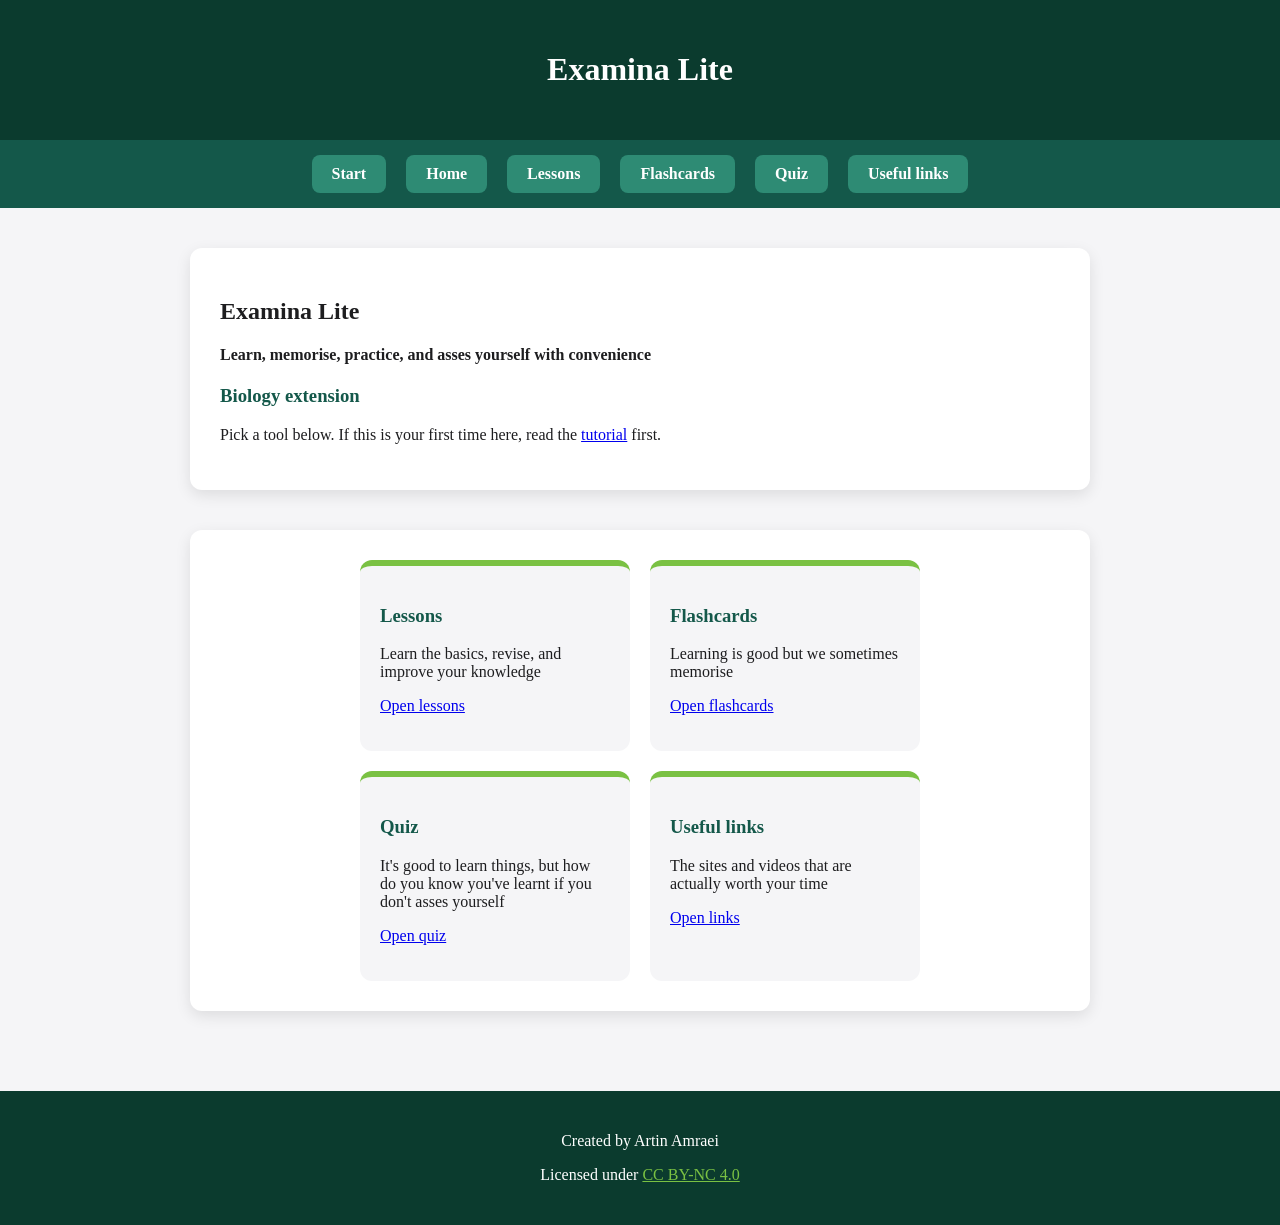
<file: index.html>
<!DOCTYPE html>
<html lang="en">
<head>
<meta charset="UTF-8">
<!-- Useing meta data even with a project that isnt going to be on the web is still a good practice
     As well as setting content width
-->
<meta name="viewport" content="width=device-width, initial-scale=1.0">
<title>Home - Examina Lite</title>
<!-- connecting to styles css as stylesheet -->
<link rel="stylesheet" href="styles.css">
</head>
<body>

<header id="top">
    <h1>Examina Lite</h1>
</header>

<!-- same nav on every page so the user dosent get lost -->
<nav>
    <ul>
        <li><a href="onboarding.html">Start</a></li>
        <li><a href="index.html">Home</a></li>
        <li><a href="lessons.html">Lessons</a></li>
        <li><a href="flashcards.html">Flashcards</a></li>
        <li><a href="quiz.html">Quiz</a></li>
        <li><a href="links.html">Useful links</a></li>
    </ul>
</nav>

<main>
    <section id="welcome">
        <h1>Examina Lite</h1>
        <h4>Learn, memorise, practice, and asses yourself with convenience</h4>
        <h3>Biology extension</h3>
        <p>Pick a tool below. If this is your first time here, read the
           <a href="onboarding.html">tutorial</a> first.</p>
    </section>

    <!-- nav box, flexbox so i can add more tools later -->
    <section id="navbox">
        <ul>
            <li>
                <h3>Lessons</h3>
                <p>Learn the basics, revise, and improve your knowledge</p>
                <p><a href="lessons.html">Open lessons</a></p>
            </li>
            <li>
                <h3>Flashcards</h3>
                <p>Learning is good but we sometimes memorise</p>
                <p><a href="flashcards.html">Open flashcards</a></p>
            </li>
            <li>
                <h3>Quiz</h3>
                <p>It's good to learn things, but how do you know you've learnt if you don't asses yourself</p>
                <p><a href="quiz.html">Open quiz</a></p>
            </li>
            <li>
                <h3>Useful links</h3>
                <p>The sites and videos that are actually worth your time</p>
                <p><a href="links.html">Open links</a></p>
            </li>
        </ul>
    </section>
</main>

<footer>
    <p>Created by Artin Amraei</p>
    <p>Licensed under
       <a href="https://creativecommons.org/licenses/by-nc/4.0/" target="_blank">CC BY-NC 4.0</a></p>
</footer>

</body>
</html>
</file>
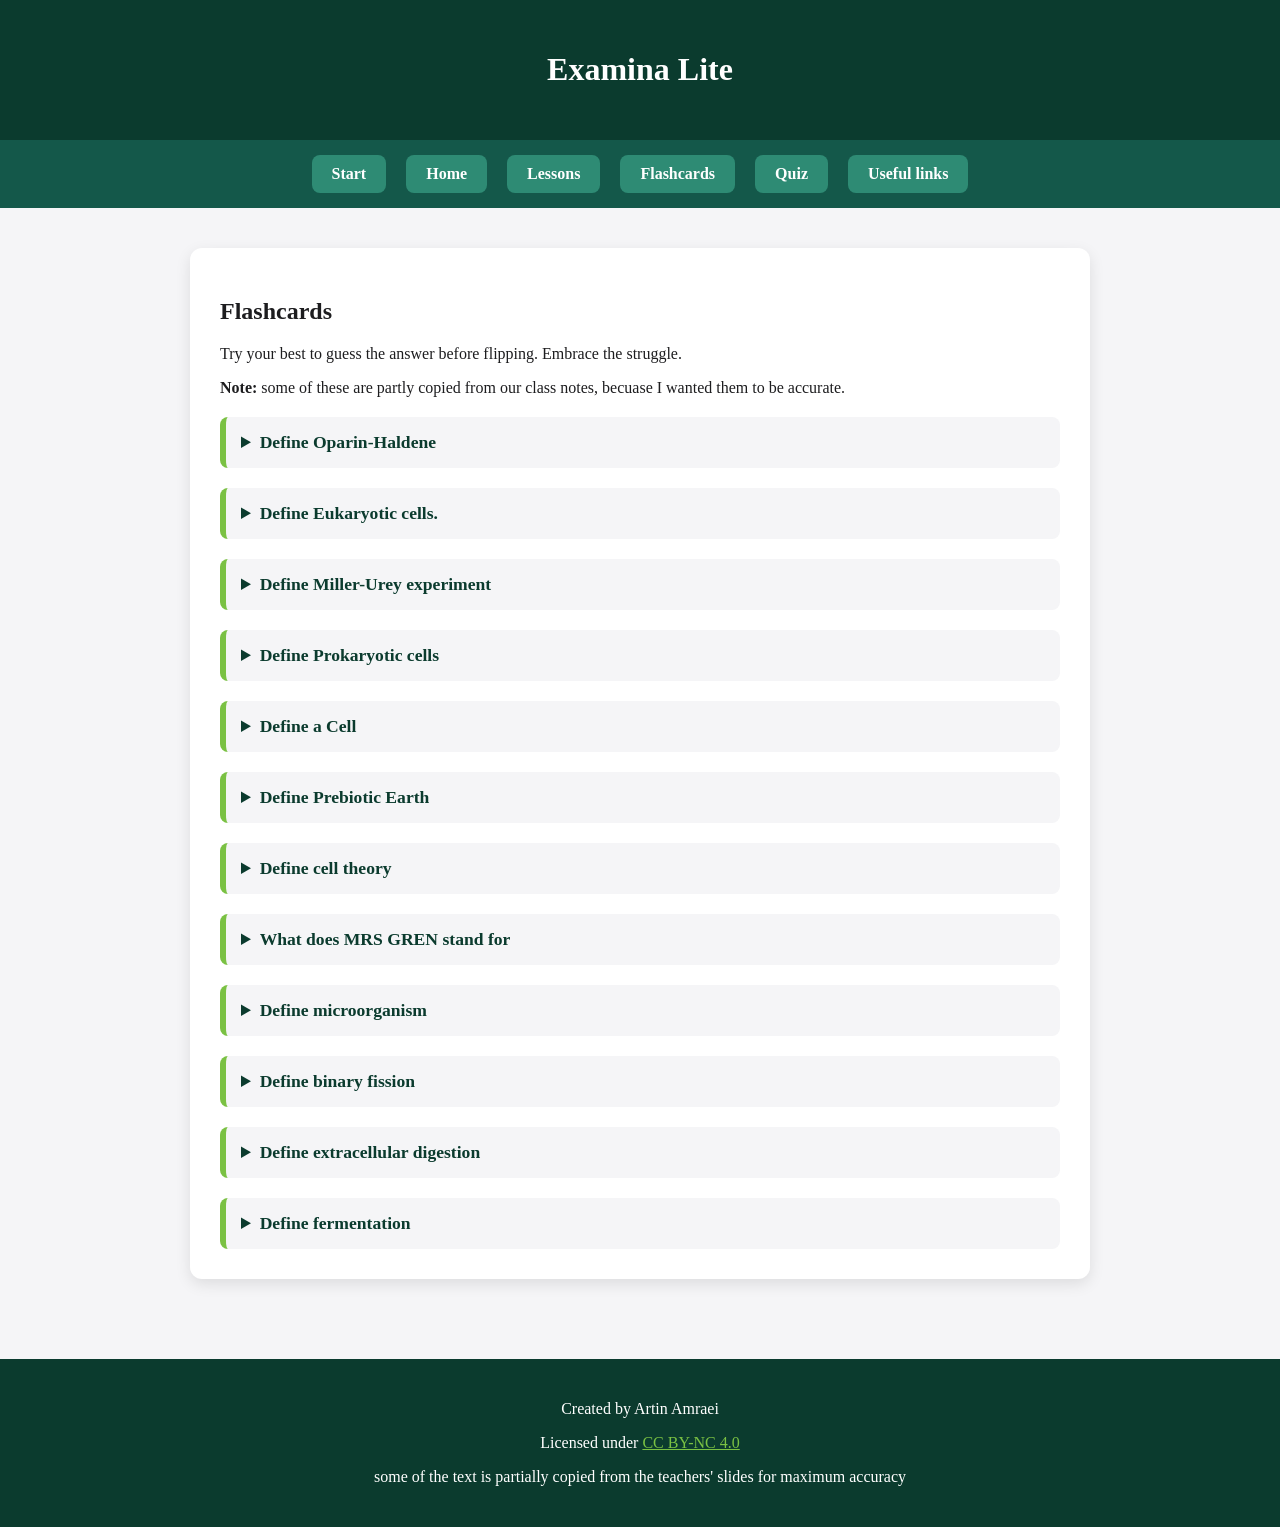
<file: flashcards.html>
<!DOCTYPE html>
<html lang="en">
<head>
<meta charset="UTF-8">
<!-- Useing meta data even with a project that isnt going to be on the web is still a good practice
     As well as setting content width
-->
<meta name="viewport" content="width=device-width, initial-scale=1.0">
<title>Flashcards - Examina Lite</title>
<!-- connecting to styles css as stylesheet -->
<link rel="stylesheet" href="styles.css">
</head>
<body>

<header id="top">
    <h1>Examina Lite</h1>
</header>

<!-- same nav on every page so the user dosent get lost -->
<nav>
    <ul>
        <li><a href="onboarding.html">Start</a></li>
        <li><a href="index.html">Home</a></li>
        <li><a href="lessons.html">Lessons</a></li>
        <li><a href="flashcards.html">Flashcards</a></li>
        <li><a href="quiz.html">Quiz</a></li>
        <li><a href="links.html">Useful links</a></li>
    </ul>
</nav>

<main>
    <section id="flashcard">
        <h1>Flashcards</h1>
        <p>Try your best to guess the answer before flipping. Embrace the struggle.</p>
        <!-- crediting where the definitions came from -->
        <p><strong>Note:</strong> some of these are partly copied from our class notes, becuase I wanted
           them to be accurate.</p>

        <details> <!--Using details to hide the text-->
  <summary>
    Define Oparin-Haldene
</summary>
  <p>
    A hypothesis suggesting that life arose gradually from non-living inorganic molecules, with simple building blocks (like amino acids) forming first, which then combined to make complex polymers.
</p>
</details>
<details> <!--Using details to hide the text-->
  <summary>
    Define Eukaryotic cells.
</summary>
  <p>
Cells that possess a membrane-bound nucleus (containing the
genetic material) and other membrane-bound organelles (like
mitochondria). Fungi, protists, plants, and animals have these cells.</p>
</details>
<details> <!--Using details to hide the text-->
  <summary>
    Define Miller-Urey
experiment
</summary>
  <p>
An experiment carried out in 1952 that simulated the conditions of
the early, prebiotic Earth and successfully produced amino acids
(the building blocks of protein) from inorganic materials.</p>
</details>
<details> <!--Using details to hide the text-->
  <summary>
    Define Prokaryotic cells
</summary>
  <p>
Cells that lack a membrane-bound nucleus and other
membrane-bound organelles. Bacteria are the primary example.</p>
</details>
<details> <!--Using details to hide the text-->
  <summary>
    Define a Cell
</summary>
  <p>
The basic structural, functional, and biological unit of all known
living organisms.</p>
</details>
<details> <!--Using details to hide the text-->
  <summary>
    Define Prebiotic Earth
</summary>
  <p>
The conditions of the early Earth before life arose, generally
characterized by high energy (volcanoes, lightning) and a reducing
atmosphere (lacking free oxygen).</p>
</details>

<!-- new cards i added from the rest of the learning objectives -->
<details> <!--Using details to hide the text-->
  <summary>
    Define cell theory
</summary>
  <p>
All living things are made of cells, the cell is the basic unit of
life, and cells only come from other cells.</p>
</details>
<details> <!--Using details to hide the text-->
  <summary>
    What does MRS GREN stand for
</summary>
  <p>
Movement, Respiration, Sensitivity, Growth, Reproduction, Excretion,
Nutrition. All seven means its alive.</p>
</details>
<details> <!--Using details to hide the text-->
  <summary>
    Define microorganism
</summary>
  <p>
A living thing too small to see without a microscope, like bacteria
and fungi.</p>
</details>
<details> <!--Using details to hide the text-->
  <summary>
    Define binary fission
</summary>
  <p>
How bacteria reproduce. The DNA is copied and the cell splits into two
identical ones. Its asexual so theres no variation.</p>
</details>
<details> <!--Using details to hide the text-->
  <summary>
    Define extracellular digestion
</summary>
  <p>
How bacteria and fungi feed. Enzymes go out onto the food, break it
down outside the cell, then the small bits get absorbed.</p>
</details>
<details> <!--Using details to hide the text-->
  <summary>
    Define fermentation
</summary>
  <p>
Anaerobic respiration in yeast. Glucose breaks down without oxygen and
makes ethanol and carbon dioxide.</p>
</details>
    </section>
</main>

<footer>
    <p>Created by Artin Amraei</p>
    <p>Licensed under
       <a href="https://creativecommons.org/licenses/by-nc/4.0/" target="_blank">CC BY-NC 4.0</a></p>
       <p>some of the text is partially copied from the teachers' slides for maximum accuracy</p>
</footer>

</body>
</html>
</file>
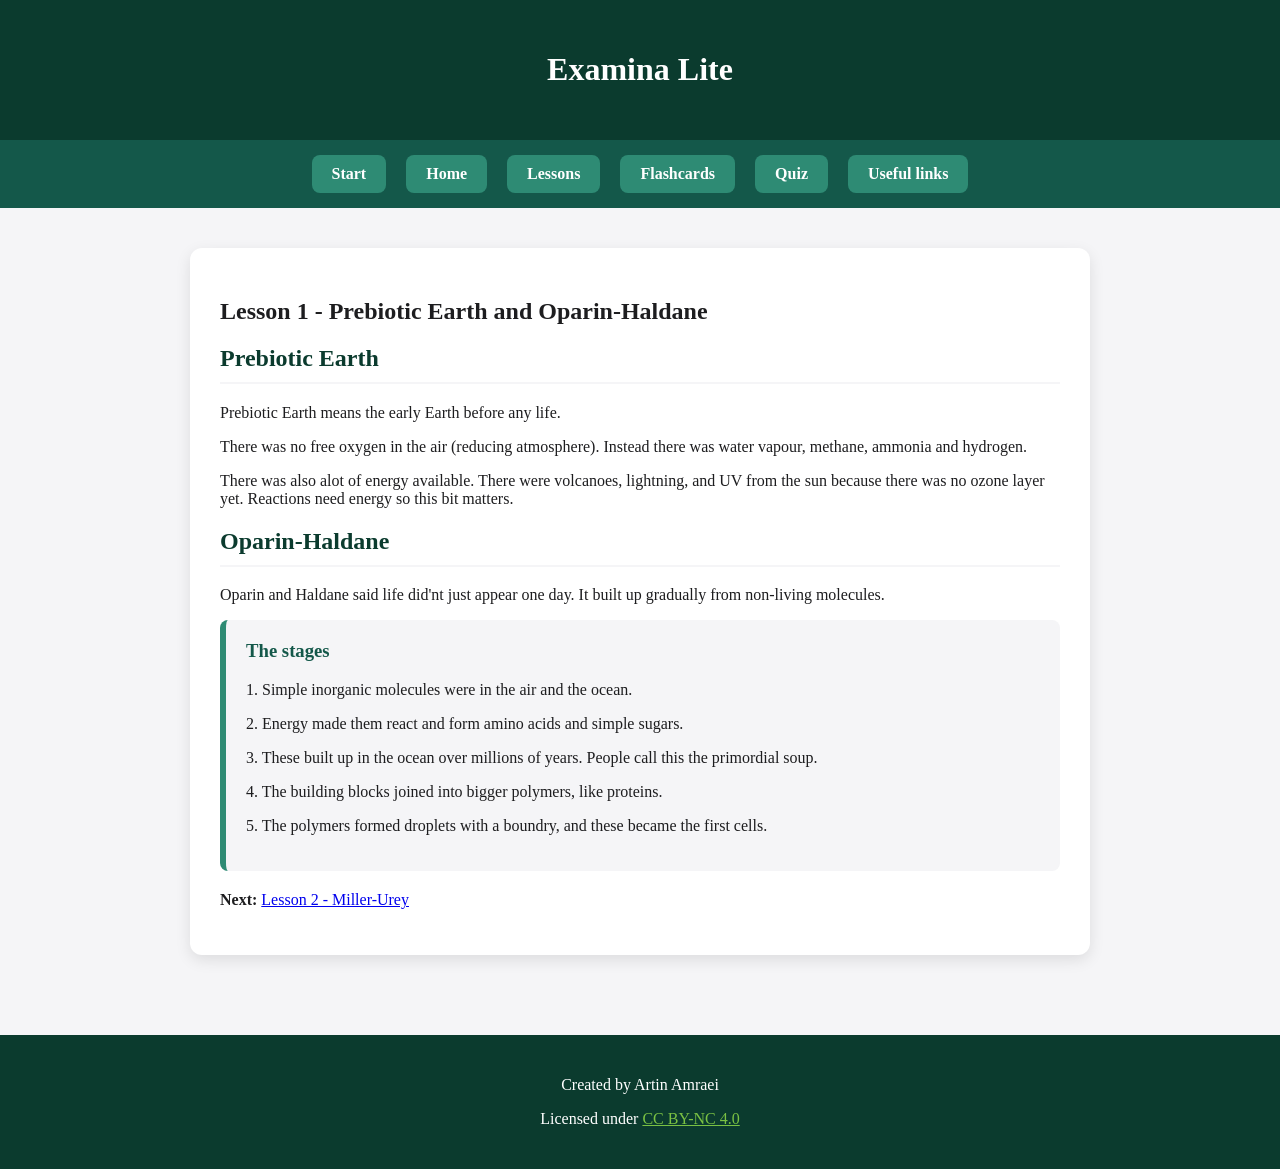
<file: lesson1 (1).html>
<!DOCTYPE html>
<html lang="en">
<head>
<meta charset="UTF-8">
<meta name="viewport" content="width=device-width, initial-scale=1.0">
<title>Lesson 1 - Examina Lite</title>
<!-- connecting to styles css as stylesheet -->
<link rel="stylesheet" href="styles.css">
</head>
<body>

<header id="top">
    <h1>Examina Lite</h1>
</header>

<!-- same nav on every page so the user dosent get lost -->
<nav>
    <ul>
        <li><a href="onboarding.html">Start</a></li>
        <li><a href="index.html">Home</a></li>
        <li><a href="lessons.html">Lessons</a></li>
        <li><a href="flashcards.html">Flashcards</a></li>
        <li><a href="quiz.html">Quiz</a></li>
        <li><a href="links.html">Useful links</a></li>
    </ul>
</nav>

<main>
    <section id="lesson1">
        <h1>Lesson 1 - Prebiotic Earth and Oparin-Haldane</h1>

        <h2>Prebiotic Earth</h2>
        <p>Prebiotic Earth means the early Earth before any life.</p>
        <p>There was no free oxygen in the air (reducing atmosphere). Instead there was
           water vapour, methane, ammonia and hydrogen.</p>
        <p>There was also alot of energy available. There were volcanoes, lightning, and UV from the sun because
           there was no ozone layer yet. Reactions need energy so this bit matters.</p>

        <h2>Oparin-Haldane</h2>
        <p>Oparin and Haldane said life did'nt just appear one day. It built up gradually from
           non-living molecules.</p>

        <!-- the 5 stages, kept as a card so its easy to find -->
        <div class="lesson-card">
            <h3>The stages</h3>
            <p>1. Simple inorganic molecules were in the air and the ocean.</p>
            <p>2. Energy made them react and form amino acids and simple sugars.</p>
            <p>3. These built up in the ocean over millions of years. People call this the primordial soup.</p>
            <p>4. The building blocks joined into bigger polymers, like proteins.</p>
            <p>5. The polymers formed droplets with a boundry, and these became the first cells.</p>
        </div>

    
    

        <p><strong>Next:</strong> <a href="lesson2.html">Lesson 2 - Miller-Urey</a></p>
    </section>
</main>

<footer>
    <p>Created by Artin Amraei</p>
    <p>Licensed under
       <a href="https://creativecommons.org/licenses/by-nc/4.0/" target="_blank">CC BY-NC 4.0</a></p>
</footer>

</body>
</html>
</file>
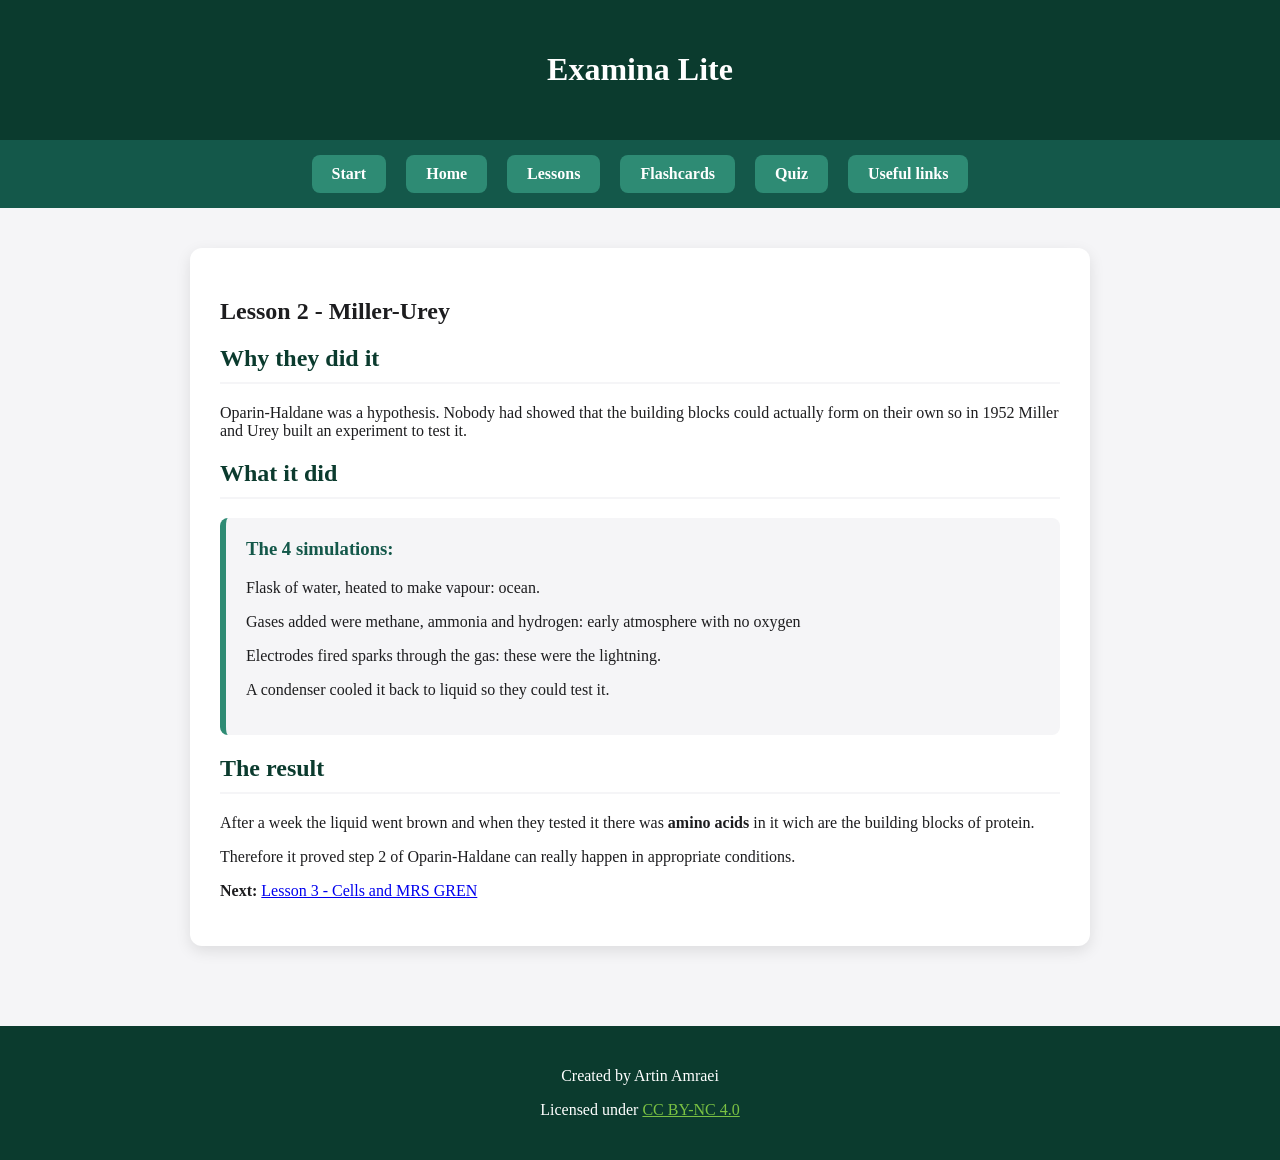
<file: lesson2 (1).html>
<!DOCTYPE html>
<html lang="en">
<head>
<meta charset="UTF-8">
<meta name="viewport" content="width=device-width, initial-scale=1.0">
<title>Lesson 2 - Examina Lite</title>
<!-- connecting to styles css as stylesheet -->
<link rel="stylesheet" href="styles.css">
</head>
<body>

<header id="top">
    <h1>Examina Lite</h1>
</header>

<!-- same nav on every page so the user dosent get lost -->
<nav>
    <ul>
        <li><a href="onboarding.html">Start</a></li>
        <li><a href="index.html">Home</a></li>
        <li><a href="lessons.html">Lessons</a></li>
        <li><a href="flashcards.html">Flashcards</a></li>
        <li><a href="quiz.html">Quiz</a></li>
        <li><a href="links.html">Useful links</a></li>
    </ul>
</nav>

<main>
    <section id="lesson2">
        <h1>Lesson 2 - Miller-Urey</h1>

        <h2>Why they did it</h2>
        <p>Oparin-Haldane was a hypothesis. Nobody had showed that the building blocks could
           actually form on their own so in 1952 Miller and Urey built an experiment to test it.</p>

        <h2>What it did</h2>
        <!-- words not a picture, so theres no copyright problem -->
        <div class="lesson-card">
            <h3>The 4 simulations:</h3>
            <p>Flask of water, heated to make vapour: ocean.</p>
            <p>Gases added were methane, ammonia and hydrogen: early atmosphere with no oxygen</p>
            <p>Electrodes fired sparks through the gas: these were the lightning.</p>
            <p>A condenser cooled it back to liquid so they could test it.</p>
        </div>

        <h2>The result</h2>
        <p>After a week the liquid went brown and when they tested it there was <strong>amino acids</strong>
           in it wich are the building blocks of protein.</p>
        <p>Therefore it proved step 2 of Oparin-Haldane can really happen in appropriate conditions.</p>

        <p><strong>Next:</strong> <a href="lesson3.html">Lesson 3 - Cells and MRS GREN</a></p>
    </section>
</main>

<footer>
    <p>Created by Artin Amraei</p>
    <p>Licensed under
       <a href="https://creativecommons.org/licenses/by-nc/4.0/" target="_blank">CC BY-NC 4.0</a></p>
</footer>

</body>
</html>
</file>
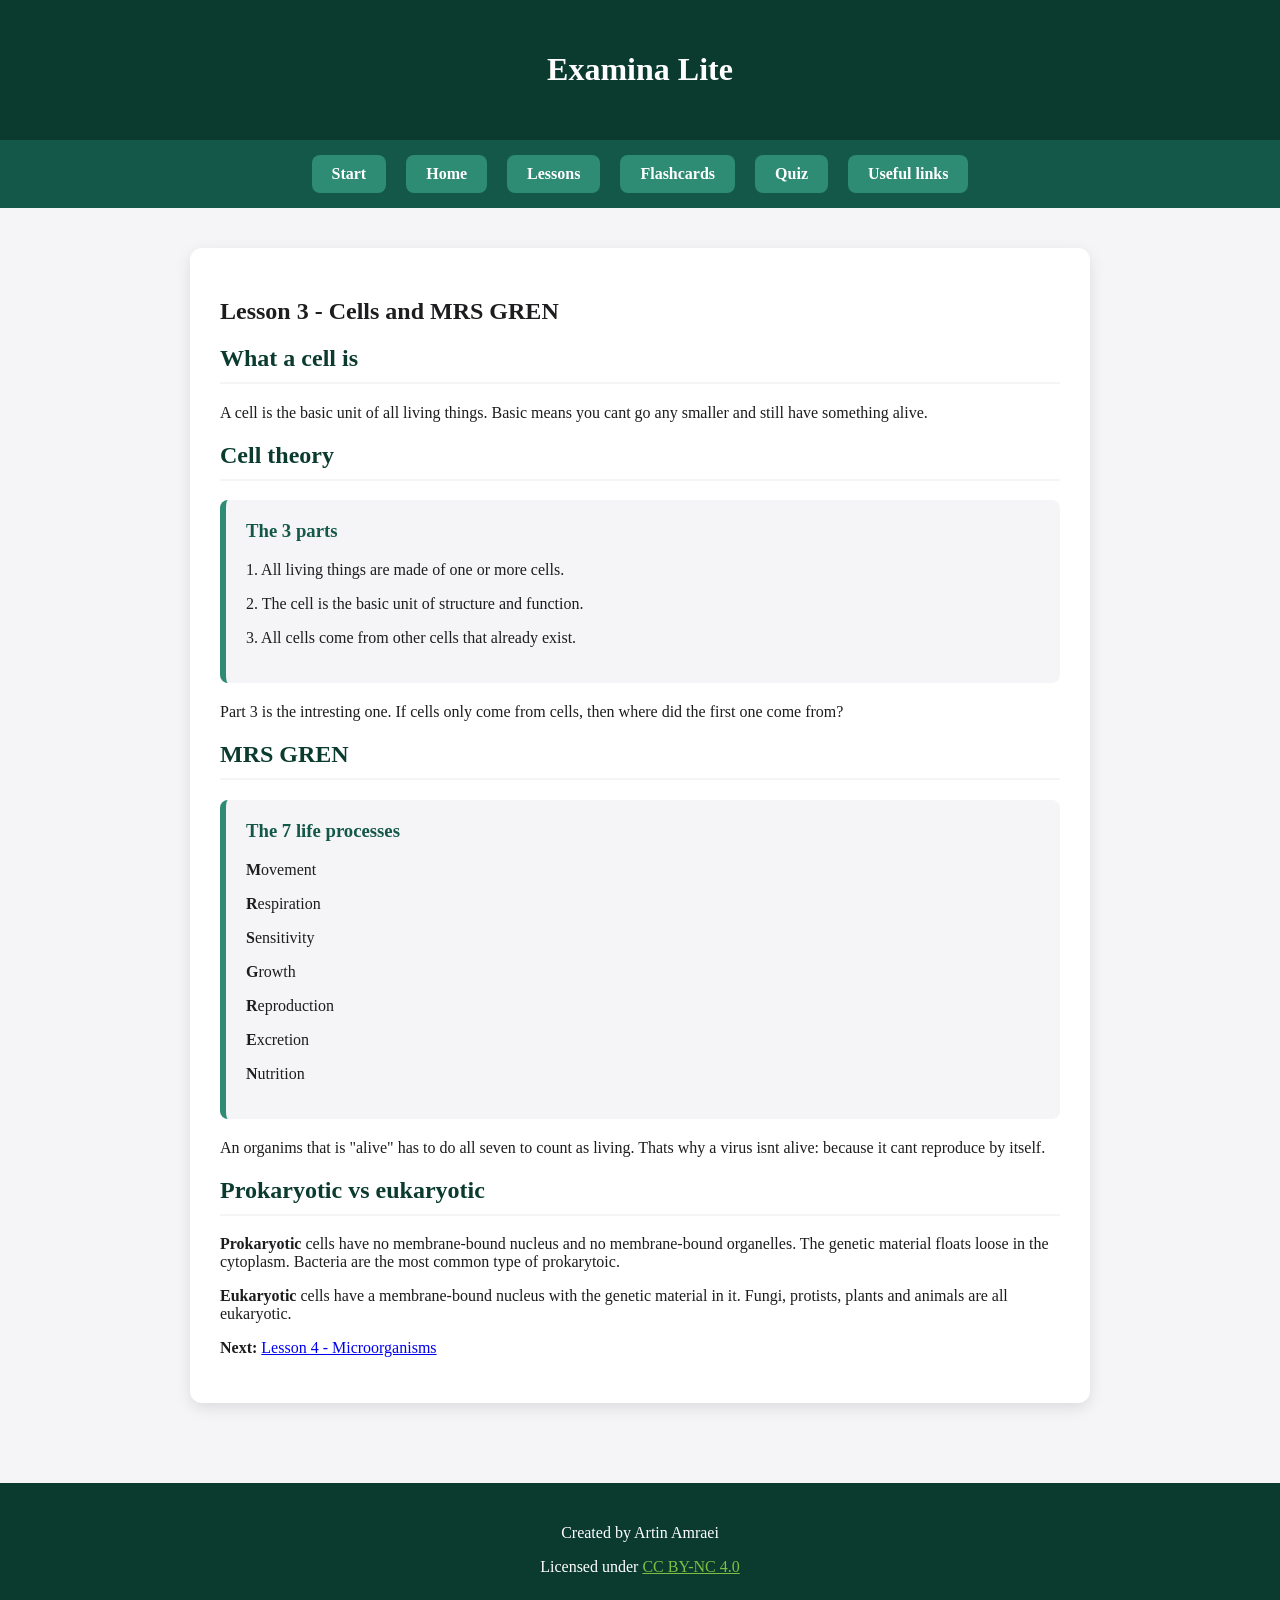
<file: lesson3 (1).html>
<!DOCTYPE html>
<html lang="en">
<head>
<meta charset="UTF-8">
<meta name="viewport" content="width=device-width, initial-scale=1.0">
<title>Lesson 3 - Examina Lite</title>
<!-- connecting to styles css as stylesheet -->
<link rel="stylesheet" href="styles.css">
</head>
<body>

<header id="top">
    <h1>Examina Lite</h1>
</header>

<!-- same nav on every page so the user dosent get lost -->
<nav>
    <ul>
        <li><a href="onboarding.html">Start</a></li>
        <li><a href="index.html">Home</a></li>
        <li><a href="lessons.html">Lessons</a></li>
        <li><a href="flashcards.html">Flashcards</a></li>
        <li><a href="quiz.html">Quiz</a></li>
        <li><a href="links.html">Useful links</a></li>
    </ul>
</nav>

<main>
    <section id="lesson3">
        <h1>Lesson 3 - Cells and MRS GREN</h1>

        <h2>What a cell is</h2>
        <p>A cell is the basic unit of all living things. Basic means you cant go any smaller and still
           have something alive.</p>

        <h2>Cell theory</h2>
        <div class="lesson-card">
            <h3>The 3 parts</h3>
            <p>1. All living things are made of one or more cells.</p>
            <p>2. The cell is the basic unit of structure and function.</p>
            <p>3. All cells come from other cells that already exist.</p>
        </div>
        <p>Part 3 is the intresting one. If cells only come from cells, then where did the first one
           come from?</p>

        <h2>MRS GREN</h2>
        <!-- the 7 life processes -->
        <div class="lesson-card">
            <h3>The 7 life processes</h3>
            <p><strong>M</strong>ovement</p>
            <p><strong>R</strong>espiration</p>
            <p><strong>S</strong>ensitivity</p>
            <p><strong>G</strong>rowth</p>
            <p><strong>R</strong>eproduction</p>
            <p><strong>E</strong>xcretion</p>
            <p><strong>N</strong>utrition</p>
        </div>
        <p>An organims that is "alive" has to do all seven to count as living. Thats why a virus isnt alive: because it
           cant reproduce by itself.</p>

        <h2>Prokaryotic vs eukaryotic</h2>
        <p><strong>Prokaryotic</strong> cells have no membrane-bound nucleus and no membrane-bound
           organelles. The genetic material floats loose in the cytoplasm. Bacteria are the most common type of prokarytoic.</p>
        <p><strong>Eukaryotic</strong> cells have a membrane-bound nucleus with the genetic material in
           it. Fungi, protists, plants and animals are all eukaryotic.</p>

        <p><strong>Next:</strong> <a href="lesson4.html">Lesson 4 - Microorganisms</a></p>
    </section>
</main>

<footer>
    <p>Created by Artin Amraei</p>
    <p>Licensed under
       <a href="https://creativecommons.org/licenses/by-nc/4.0/" target="_blank">CC BY-NC 4.0</a></p>
</footer>

</body>
</html>
</file>
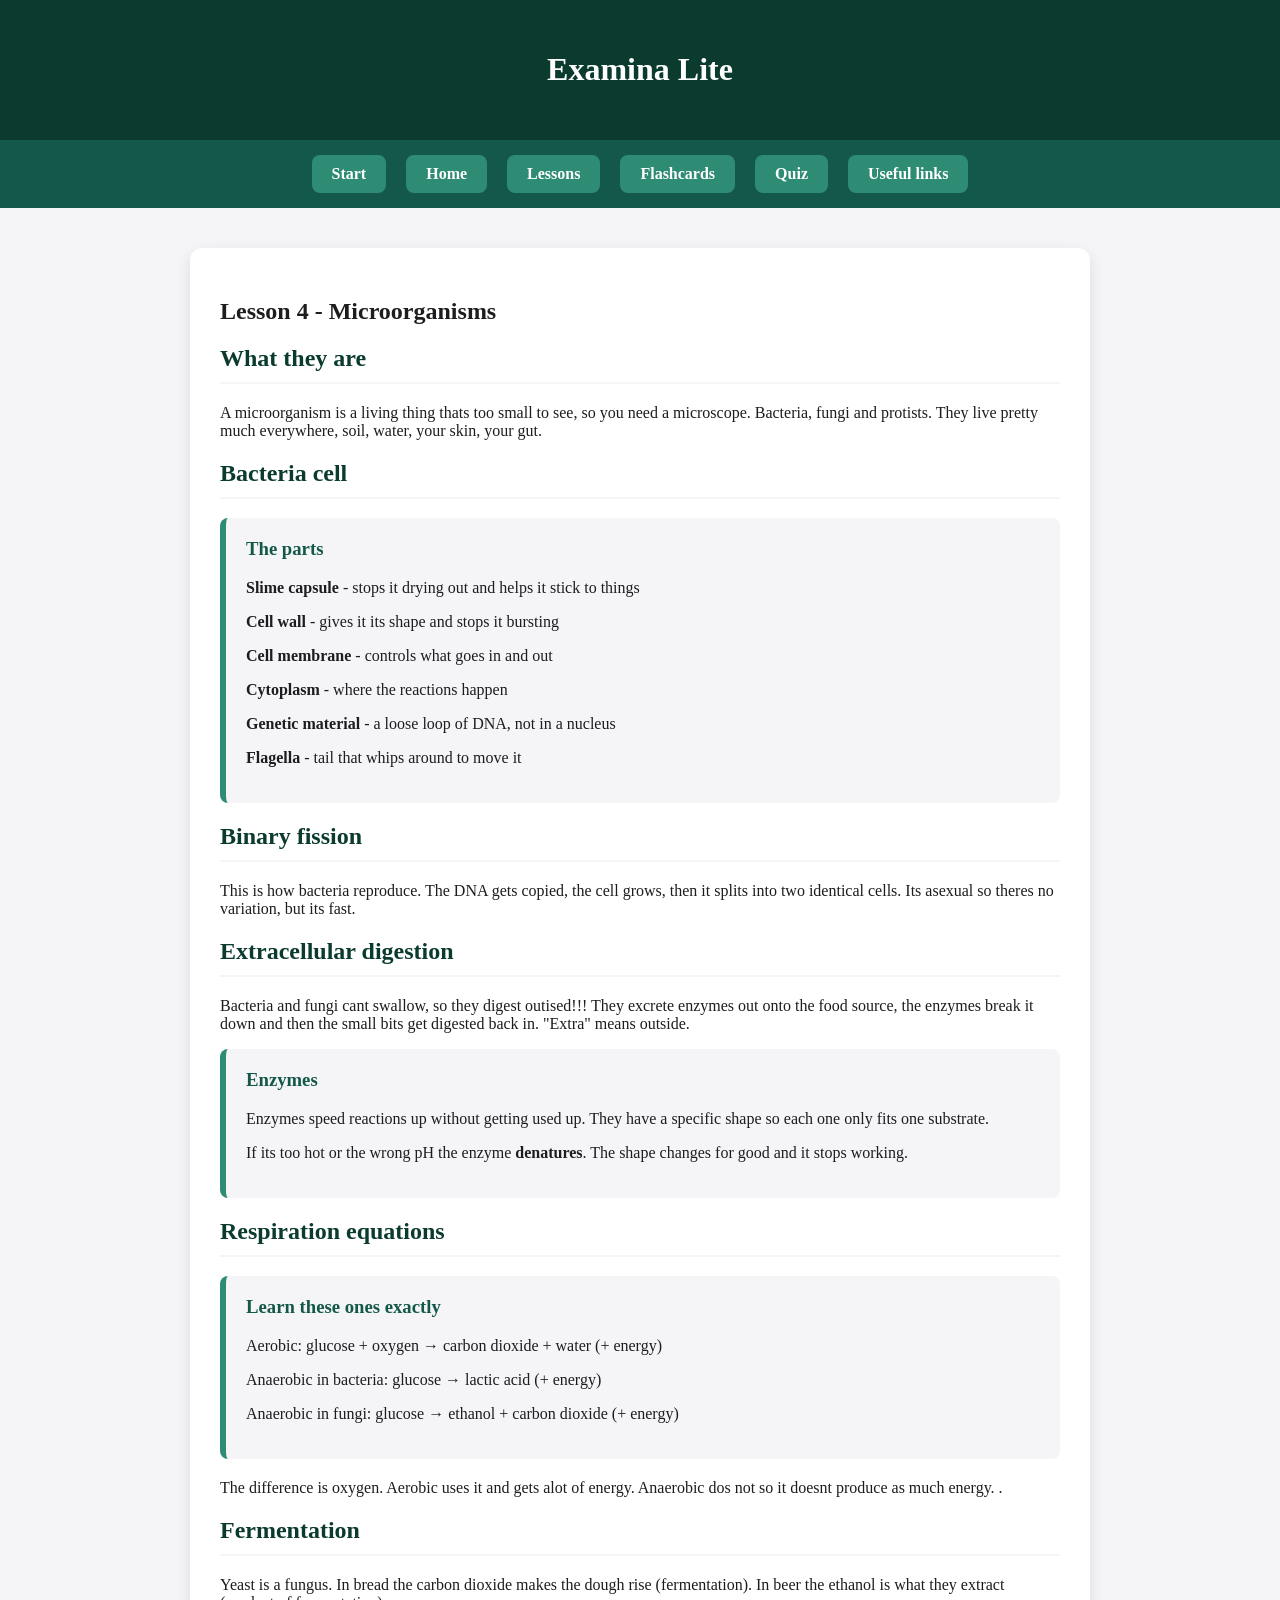
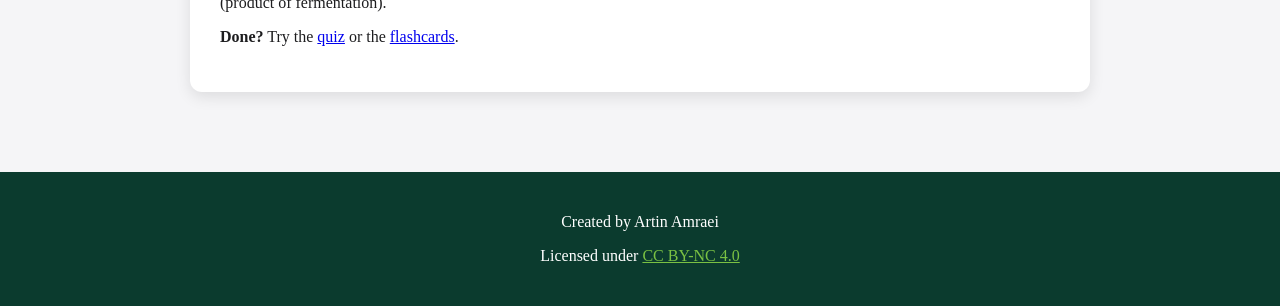
<file: lesson4 (1).html>
<!DOCTYPE html>
<html lang="en">
<head>
<meta charset="UTF-8">
<meta name="viewport" content="width=device-width, initial-scale=1.0">
<title>Lesson 4 - Examina Lite</title>
<!-- connecting to styles css as stylesheet -->
<link rel="stylesheet" href="styles.css">
</head>
<body>

<header id="top">
    <h1>Examina Lite</h1>
</header>

<!-- same nav on every page so the user dosent get lost -->
<nav>
    <ul>
        <li><a href="onboarding.html">Start</a></li>
        <li><a href="index.html">Home</a></li>
        <li><a href="lessons.html">Lessons</a></li>
        <li><a href="flashcards.html">Flashcards</a></li>
        <li><a href="quiz.html">Quiz</a></li>
        <li><a href="links.html">Useful links</a></li>
    </ul>
</nav>

<main>
    <section id="lesson4">
        <h1>Lesson 4 - Microorganisms</h1>

        <h2>What they are</h2>
        <p>A microorganism is a living thing thats too small to see, so you need a microscope. Bacteria,
           fungi and protists. They live pretty much everywhere, soil, water, your skin, your gut.</p>

        <h2>Bacteria cell</h2>
        <!-- the labels we have to know for the exam -->
        <div class="lesson-card">
            <h3>The parts</h3>
            <p><strong>Slime capsule</strong> - stops it drying out and helps it stick to things</p>
            <p><strong>Cell wall</strong> - gives it its shape and stops it bursting</p>
            <p><strong>Cell membrane</strong> - controls what goes in and out</p>
            <p><strong>Cytoplasm</strong> - where the reactions happen</p>
            <p><strong>Genetic material</strong> - a loose loop of DNA, not in a nucleus</p>
            <p><strong>Flagella</strong> - tail that whips around to move it</p>
        </div>

        <h2>Binary fission</h2>
        <p>This is how bacteria reproduce. The DNA gets copied, the cell grows, then it splits into two
           identical cells. Its asexual so theres no variation, but its fast.</p>

        <h2>Extracellular digestion</h2>
        <p>Bacteria and fungi cant swallow, so they digest outised!!! They excrete enzymes out onto
           the food source, the enzymes break it down and then the small bits get digested back in. "Extra" means
           outside.</p>

        <div class="lesson-card">
            <h3>Enzymes</h3>
            <p>Enzymes speed reactions up without getting used up. They have a specific shape so each one
               only fits one substrate.</p>
            <p>If its too hot or the wrong pH the enzyme <strong>denatures</strong>. The shape changes
               for good and it stops working.</p>
        </div>

        <h2>Respiration equations</h2>
        <div class="lesson-card">
            <h3>Learn these ones exactly</h3>
            <!-- arrows learned from https://www.w3schools.com/charsets/ref_utf_arrows.asp-->
            <p>Aerobic: glucose + oxygen &rarr; carbon dioxide + water (+ energy)</p>
            <p>Anaerobic in bacteria: glucose &rarr; lactic acid (+ energy)</p>
            <p>Anaerobic in fungi: glucose &rarr; ethanol + carbon dioxide (+ energy)</p>
        </div>
        <p>The difference is oxygen. Aerobic uses it and gets alot of energy. Anaerobic dos not so it doesnt produce as much energy.
    .</p>

        <h2>Fermentation</h2>
        <p>Yeast is a fungus. In bread the carbon dioxide makes the
           dough rise (fermentation). In beer the ethanol is what they extract (product of fermentation).</p>

        <p><strong>Done?</strong> Try the <a href="quiz.html">quiz</a> or the
           <a href="flashcards.html">flashcards</a>.</p>
    </section>
</main>

<footer>
    <p>Created by Artin Amraei</p>
    <p>Licensed under
       <a href="https://creativecommons.org/licenses/by-nc/4.0/" target="_blank">CC BY-NC 4.0</a></p>
</footer>

</body>
</html>
</file>
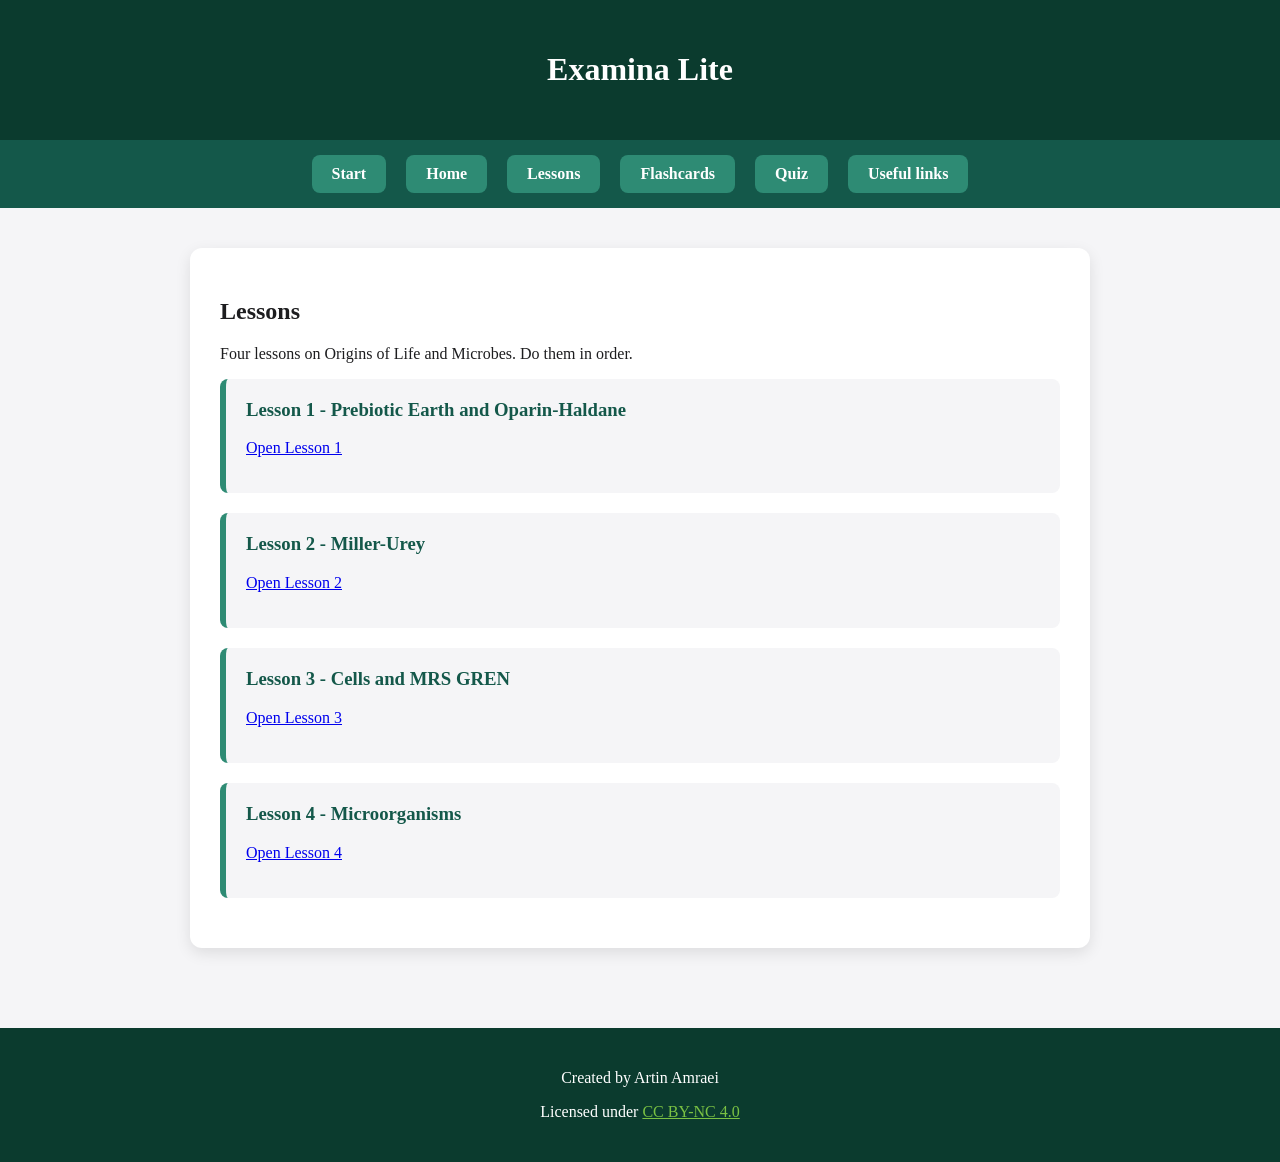
<file: lessons.html>
<!DOCTYPE html>
<html lang="en">
<head>
<meta charset="UTF-8">
<meta name="viewport" content="width=device-width, initial-scale=1.0">
<title>Lessons - Examina Lite</title>
<!-- connecting to styles css as stylesheet -->
<link rel="stylesheet" href="styles.css">
</head>
<body>

<header id="top">
    <h1>Examina Lite</h1>
</header>

<!-- same nav on every page so the user dosent get lost -->
<nav>
    <ul>
        <li><a href="onboarding.html">Start</a></li>
        <li><a href="index.html">Home</a></li>
        <li><a href="lessons.html">Lessons</a></li>
        <li><a href="flashcards.html">Flashcards</a></li>
        <li><a href="quiz.html">Quiz</a></li>
        <li><a href="links.html">Useful links</a></li>
    </ul>
</nav>

<main>
    <section id="lessonlist">
        <h1>Lessons</h1>
        <p>Four lessons on Origins of Life and Microbes. Do them in order.</p>


        <div class="lesson-card">
            <h3>Lesson 1 - Prebiotic Earth and Oparin-Haldane</h3>
            <p><a href="lesson1.html">Open Lesson 1</a></p>
        </div>

        <div class="lesson-card">
            <h3>Lesson 2 - Miller-Urey</h3>
            <p><a href="lesson2.html">Open Lesson 2</a></p>
        </div>

        <div class="lesson-card">
            <h3>Lesson 3 - Cells and MRS GREN</h3>
            <p><a href="lesson3.html">Open Lesson 3</a></p>
        </div>

        <div class="lesson-card">
            <h3>Lesson 4 - Microorganisms</h3>
            <p><a href="lesson4.html">Open Lesson 4</a></p>
        </div>
    </section>
</main>

<footer>
    <p>Created by Artin Amraei</p>
    <p>Licensed under
       <a href="https://creativecommons.org/licenses/by-nc/4.0/" target="_blank">CC BY-NC 4.0</a></p>
</footer>

</body>
</html>
</file>
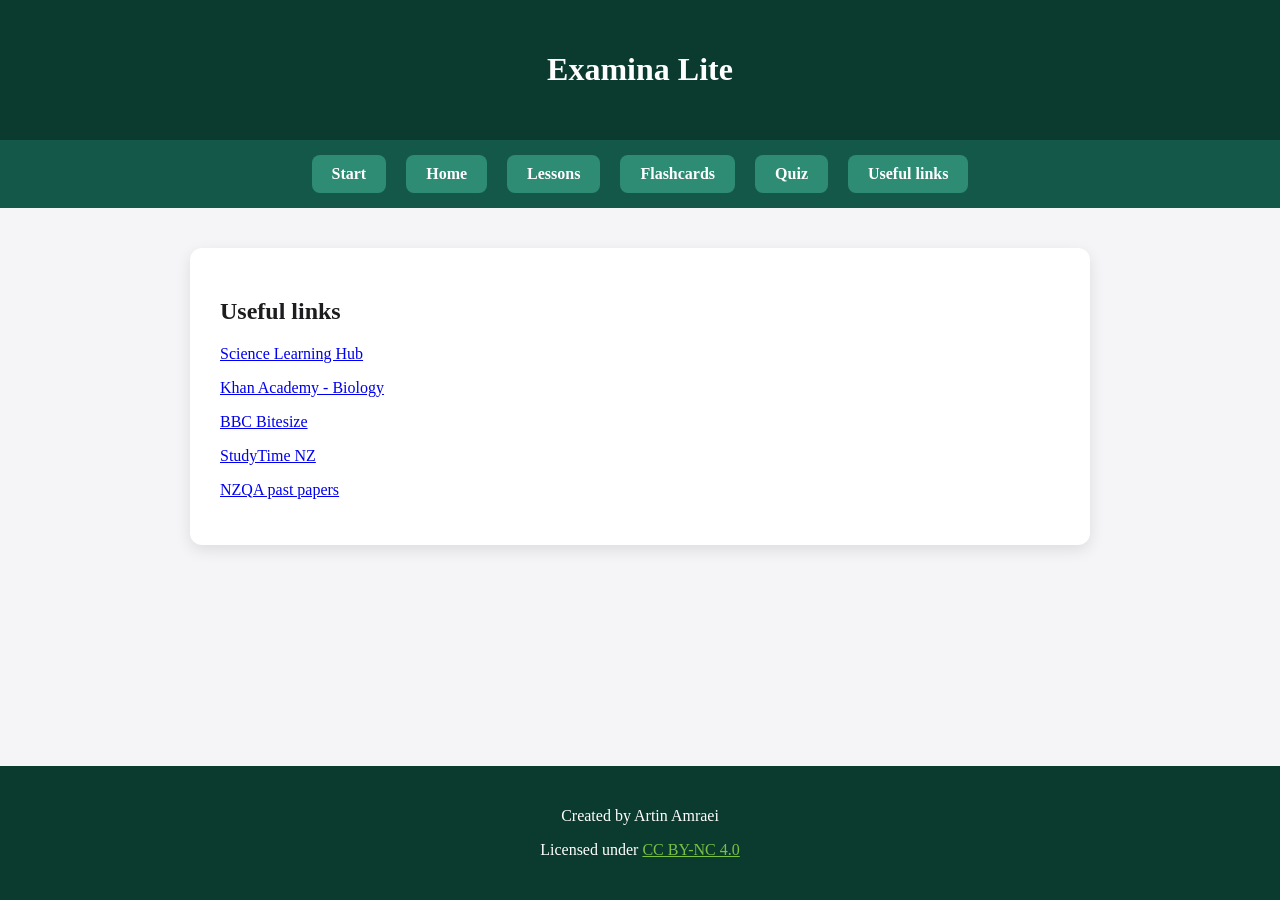
<file: links.html>
<!DOCTYPE html>
<html lang="en">
<head>
<meta charset="UTF-8">
<meta name="viewport" content="width=device-width, initial-scale=1.0">
<title>Useful links - Examina Lite</title>
<!-- connecting to styles css as stylesheet -->
<link rel="stylesheet" href="styles.css">
</head>
<body>

<header id="top">
    <h1>Examina Lite</h1>
</header>

<!-- same nav on every page so the user dosent get lost -->
<nav>
    <ul>
        <li><a href="onboarding.html">Start</a></li>
        <li><a href="index.html">Home</a></li>
        <li><a href="lessons.html">Lessons</a></li>
        <li><a href="flashcards.html">Flashcards</a></li>
        <li><a href="quiz.html">Quiz</a></li>
        <li><a href="links.html">Useful links</a></li>
    </ul>
</nav>

<main>
    <section id="links">
        <h1>Useful links</h1>

        <!-- just the links for now -->
        <p><a href="https://www.sciencelearn.org.nz" target="_blank">Science Learning Hub</a></p>
        <p><a href="https://www.khanacademy.org/science/biology" target="_blank">Khan Academy - Biology</a></p>
        <p><a href="https://www.bbc.co.uk/bitesize" target="_blank">BBC Bitesize</a></p>
        <p><a href="https://studytime.co.nz" target="_blank">StudyTime NZ</a></p>
        <p><a href="https://www.nzqa.govt.nz/qualifications-standards/qualifications/ncea/subjects/science/" target="_blank">NZQA past papers</a></p>
    </section>
</main>

<footer>
    <p>Created by Artin Amraei</p>
    <p>Licensed under
       <a href="https://creativecommons.org/licenses/by-nc/4.0/" target="_blank">CC BY-NC 4.0</a></p>
</footer>

</body>
</html>
</file>
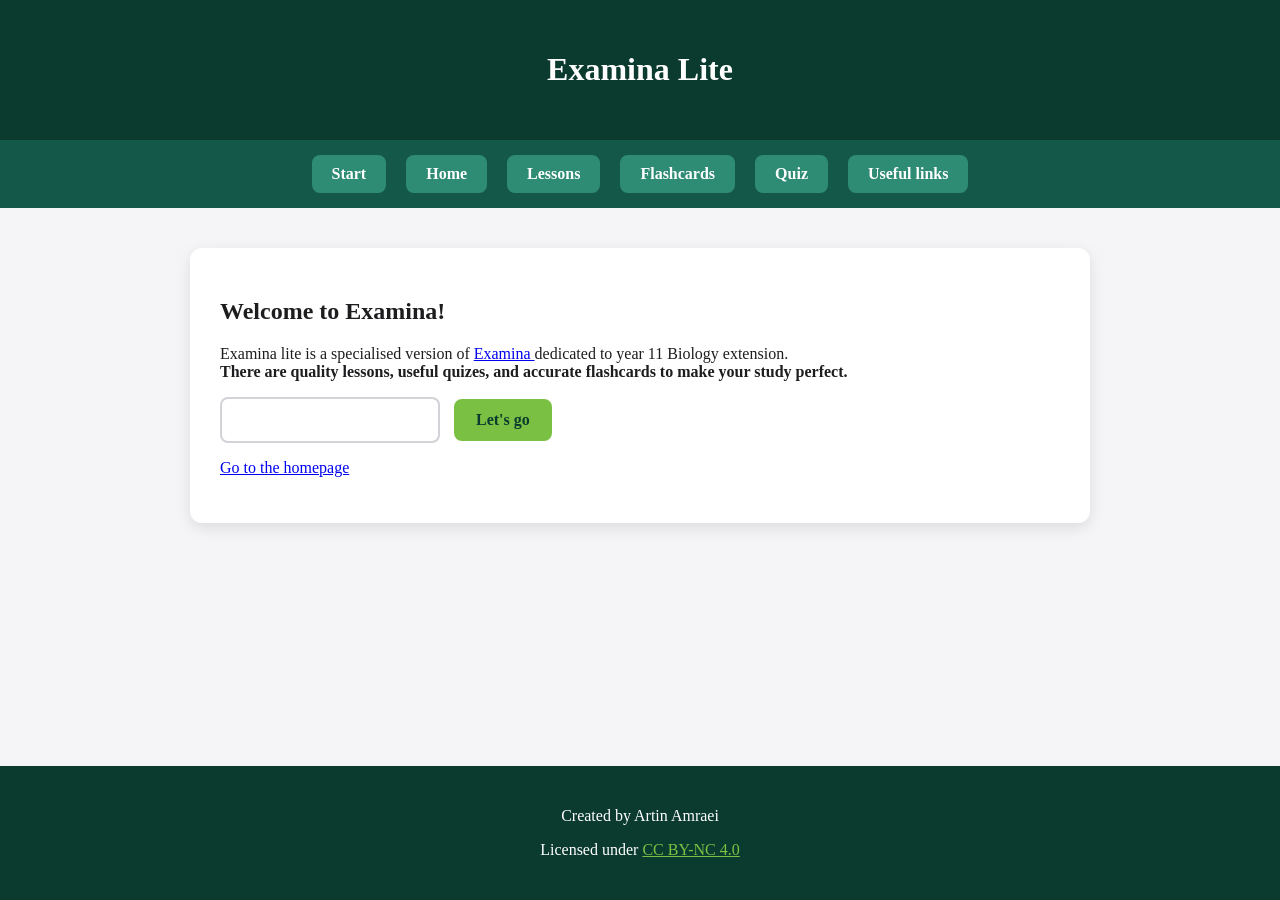
<file: onboarding.html>
<!DOCTYPE html>
<html lang="en">
<head>
<meta charset="UTF-8">
<!-- Useing meta data even with a project that isnt going to be on the web is still a good practice
     As well as setting content width
-->
<meta name="viewport" content="width=device-width, initial-scale=1.0">
<title>Welcome - Examina Lite</title>
<!-- connecting to styles css as stylesheet -->
<link rel="stylesheet" href="styles.css">
</head>
<body>

<header id="top">
    <h1>Examina Lite</h1>
</header>

<!-- same nav on every page so the user dosent get lost -->
<nav>
    <ul>
        <li><a href="onboarding.html">Start</a></li>
        <li><a href="index.html">Home</a></li>
        <li><a href="lessons.html">Lessons</a></li>
        <li><a href="flashcards.html">Flashcards</a></li>
        <li><a href="quiz.html">Quiz</a></li>
        <li><a href="links.html">Useful links</a></li>
    </ul>
</nav>

<main>
    <section id="onboard">
        <h1>Welcome to Examina!</h1>
        <p>Examina lite is a specialised version of
            <a href="https://www.rangiapp.com" target="_blank">Examina </a>
            dedicated to year 11 Biology extension.
            <br>
            <strong>
                There are quality lessons, useful quizes, and accurate flashcards to make your study perfect.
            </strong>
        </p>

        <!-- Input for the user's name using a tutorial from W3schools:  https://www.w3schools.com/css/css_form_inputs.asp-->
        <!-- button dosent save the name yet, thats the JS iteration -->
        <input type="text" id="fname" name="fname">
        <button>Let's go</button>

        <p><a href="index.html">Go to the homepage</a></p>
    </section>
</main>

<footer>
    <p>Created by Artin Amraei</p>
    <p>Licensed under
       <a href="https://creativecommons.org/licenses/by-nc/4.0/" target="_blank">CC BY-NC 4.0</a></p>
</footer>

</body>
</html>
</file>
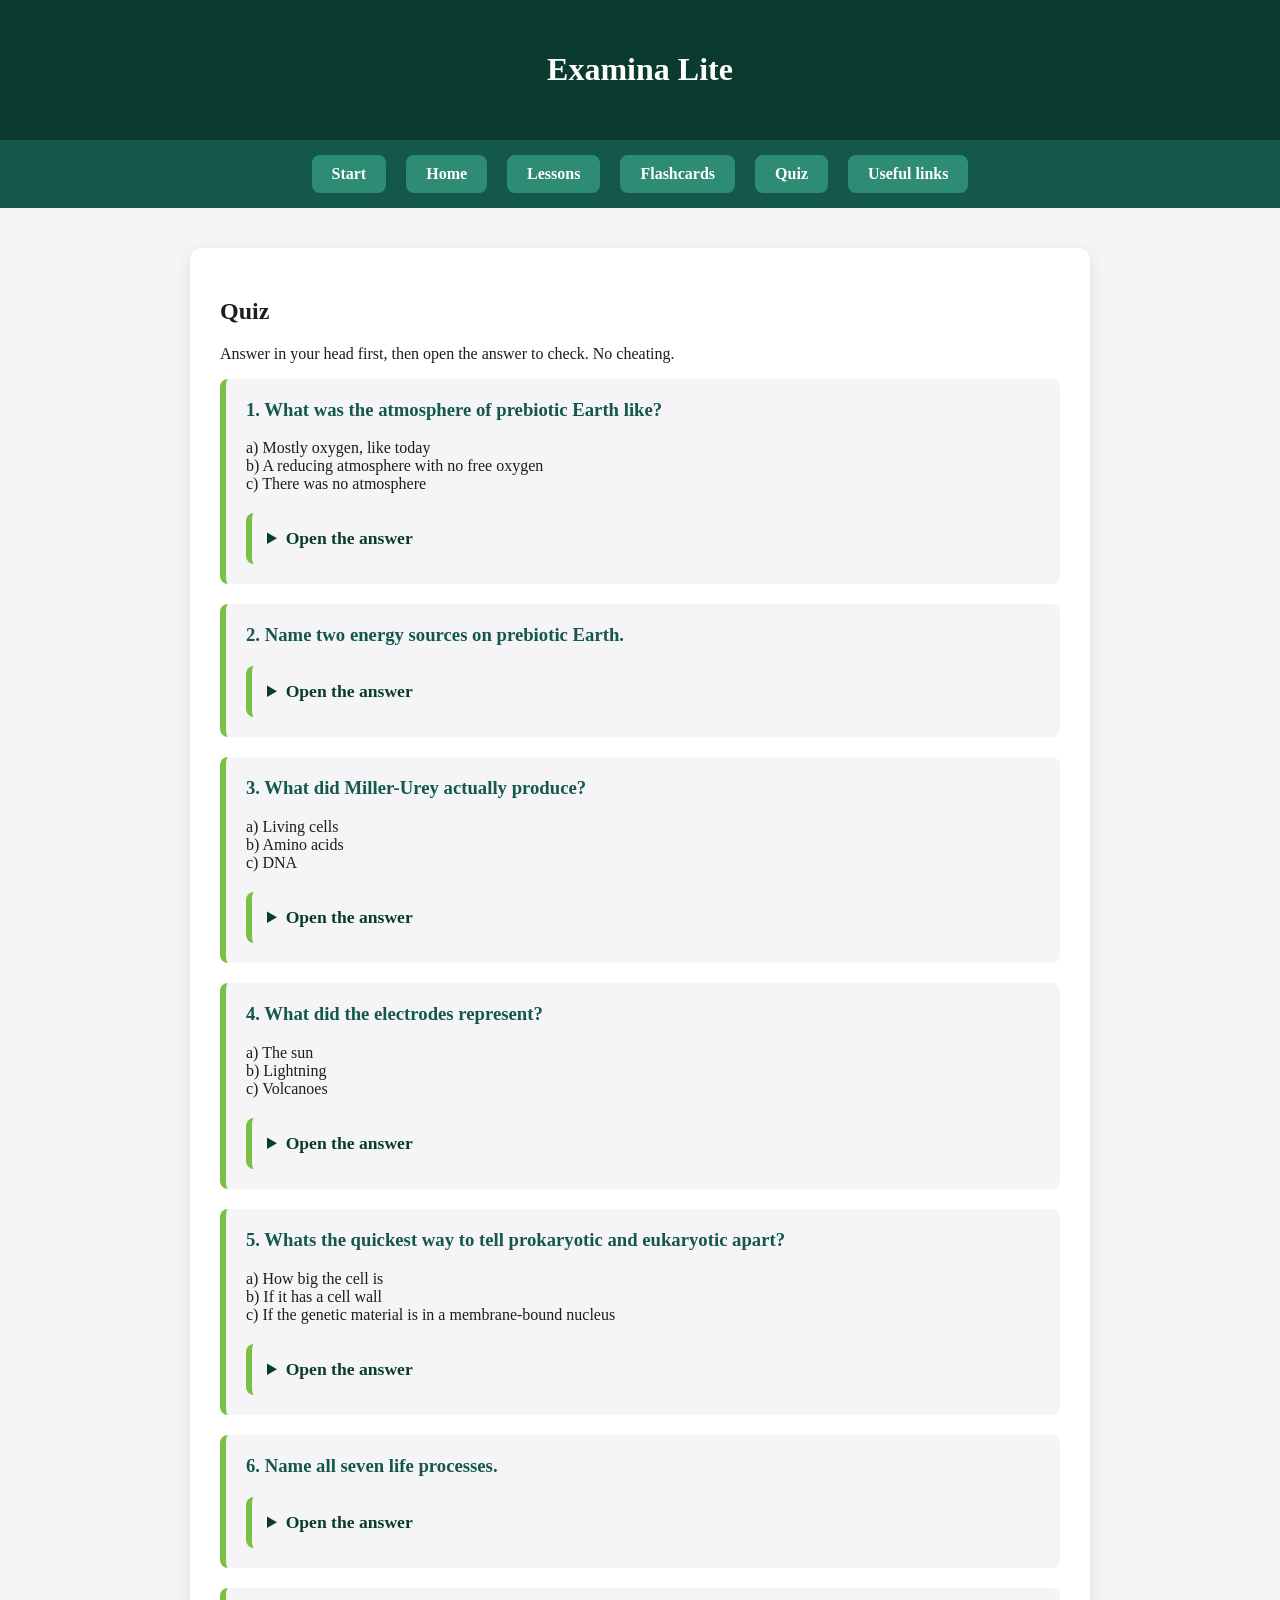
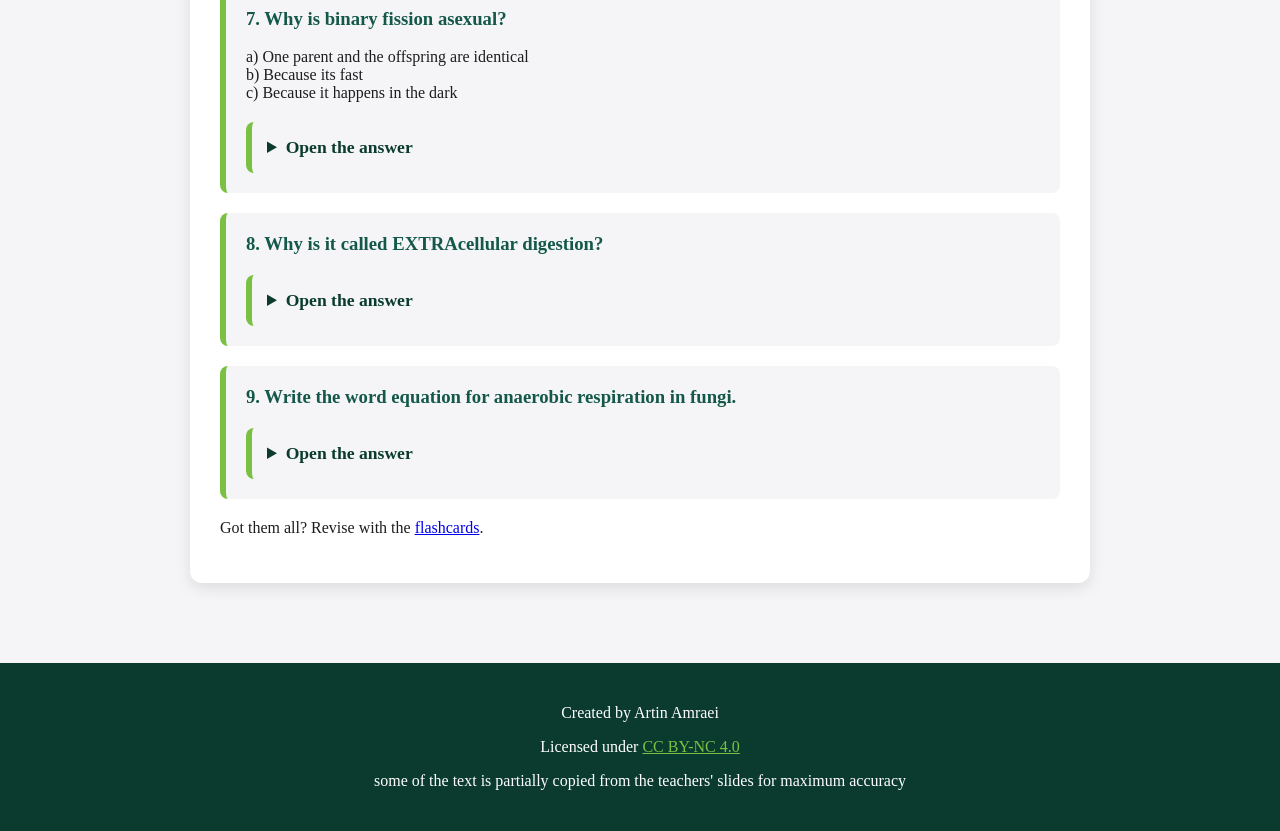
<file: quiz.html>
<!DOCTYPE html>
<html lang="en">
<head>
<meta charset="UTF-8">
<meta name="viewport" content="width=device-width, initial-scale=1.0">
<title>Quiz - Examina Lite</title>
<!-- connecting to styles css as stylesheet -->
<link rel="stylesheet" href="styles.css">
</head>
<body>

<header id="top">
    <h1>Examina Lite</h1>
</header>

<!-- same nav on every page so the user dosent get lost -->
<nav>
    <ul>
        <li><a href="onboarding.html">Start</a></li>
        <li><a href="index.html">Home</a></li>
        <li><a href="lessons.html">Lessons</a></li>
        <li><a href="flashcards.html">Flashcards</a></li>
        <li><a href="quiz.html">Quiz</a></li>
        <li><a href="links.html">Useful links</a></li>
    </ul>
</nav>

<main>
    <section id="quiz">
        <h1>Quiz</h1>
        <p>Answer in your head first, then open the answer to check. No cheating.</p>

        <!-- each question is a div, the answer hides in details like the flashcards -->
        <div class="question">
            <h3>1. What was the atmosphere of prebiotic Earth like?</h3>
            <p>a) Mostly oxygen, like today<br>
               b) A reducing atmosphere with no free oxygen<br>
               c) There was no atmosphere</p>

            <details> <!--Using details to hide the text-->
                <summary>Open the answer</summary>
                <p>b. Reducing means no free oxygen. Lesson 1.</p>
            </details>
        </div>

        <div class="question">
            <h3>2. Name two energy sources on prebiotic Earth.</h3>

            <details> <!--Using details to hide the text-->
                <summary>Open the answer</summary>
                <p>Any two of volcanoes, lightning, UV from the sun. Lesson 1.</p>
            </details>
        </div>

        <div class="question">
            <h3>3. What did Miller-Urey actually produce?</h3>
            <p>a) Living cells<br>
               b) Amino acids<br>
               c) DNA</p>

            <details> <!--Using details to hide the text-->
                <summary>Open the answer</summary>
                <p>b. Amino acids. Not cells, not DNA. Lesson 2.</p>
            </details>
        </div>

        <div class="question">
            <h3>4. What did the electrodes represent?</h3>
            <p>a) The sun<br>
               b) Lightning<br>
               c) Volcanoes</p>

            <details> <!--Using details to hide the text-->
                <summary>Open the answer</summary>
                <p>b. Lightning. Lesson 2.</p>
            </details>
        </div>

        <div class="question">
            <h3>5. Whats the quickest way to tell prokaryotic and eukaryotic apart?</h3>
            <p>a) How big the cell is<br>
               b) If it has a cell wall<br>
               c) If the genetic material is in a membrane-bound nucleus</p>

            <details> <!--Using details to hide the text-->
                <summary>Open the answer</summary>
                <p>c. In a nucleus is eukaryotic, loose is prokaryotic. Lesson 3.</p>
            </details>
        </div>

        <div class="question">
            <h3>6. Name all seven life processes.</h3>

            <details> <!--Using details to hide the text-->
                <summary>Open the answer</summary>
                <p>MRS GREN. Movement, Respiration, Sensitivity, Growth, Reproduction, Excretion,
                   Nutrition. Lesson 3.</p>
            </details>
        </div>

        <div class="question">
            <h3>7. Why is binary fission asexual?</h3>
            <p>a) One parent and the offspring are identical<br>
               b) Because its fast<br>
               c) Because it happens in the dark</p>

            <details> <!--Using details to hide the text-->
                <summary>Open the answer</summary>
                <p>a. One parent, two identical cells, no variation. Lesson 4.</p>
            </details>
        </div>

        <div class="question">
            <h3>8. Why is it called EXTRAcellular digestion?</h3>

            <details> <!--Using details to hide the text-->
                <summary>Open the answer</summary>
                <p>Because the enzymes digest the food outside the cell. Lesson 4.</p>
            </details>
        </div>

        <div class="question">
            <h3>9. Write the word equation for anaerobic respiration in fungi.</h3>

            <details> <!--Using details to hide the text-->
                <summary>Open the answer</summary>
                <p>glucose &rarr; ethanol + carbon dioxide (+ energy). Lesson 4.</p>
            </details>
        </div>

        <p>Got them all? Revise with the <a href="flashcards.html">flashcards</a>.</p>
    </section>
</main>

<footer>
    <p>Created by Artin Amraei</p>
    <p>Licensed under
       <a href="https://creativecommons.org/licenses/by-nc/4.0/" target="_blank">CC BY-NC 4.0</a></p>
       <p>some of the text is partially copied from the teachers' slides for maximum accuracy</p>
</footer>

</body>
</html>
</file>
<file: styles.css>
@font-face {
  font-family: "SF Pro Text";
  font-style: normal;
  font-weight: 300;
  src: url("https://raw.githubusercontent.com/blaisck/sfwin/master/SFPro/TrueType/SFProText-Light.ttf");
  /* I lernt this fom a github sources, this is eactly Apple.com's font, which is nice and trustworthy,
  souce: https://gist.github.com/nonaybay/684d1808c0eb9be67063c3f6fb2785c6 */
}

body {
    font-family: "SF Pro Text", -apple-system, BlinkMacSystemFont, Roboto;
    /* priori is with the San Frnsico pro an then the 2 other pple fonts,
     but fallsback to Robto in case the browser is extra dumb! */
    background-color: #f5f5f7;
    color: #1d1d1f;
    margin: 0;
    padding: 0;
    display: flex; /* flexbox for stickyfooter*/
    flex-direction: column;
    min-height: 100vh; /*pro css, dont use pixels use vh*/
}

header {
    background-color: #0b3b2e; /* dark green, suits biology */
    color: white; text-align: center; padding: 30px 20px;
}

nav {
    background-color: #14584a;
    padding: 15px 0;
}

nav ul {
    display: flex;
    justify-content: center; list-style: none; margin: 0; padding: 0; gap: 20px;
    flex-wrap: wrap; /* for phones */
} /* grok academy layout */

nav a {
    display: block; background-color: #2e8b74; color: white;
    padding: 10px 20px; border-radius: 8px; font-weight: bold; text-decoration: none;
    transition: 0.3s; /* smooth color change trick from Scrimba */
}

nav a:hover {
    background-color: #7ac143; /* leaf green */
    color: #0b3b2e;
    box-shadow: 0px 4px 8px rgba(0,0,0,0.2);
}

main {
    width: 90%;
    max-width: 900px;
    margin: 40px auto;
    flex: 1; /*pushes all footers to thebottom*/
}

section {
    background-color: white; border-radius: 12px; padding: 30px; margin-bottom: 40px;
    box-shadow: 0px 5px 15px rgba(0,0,0,0.1);
} /* 3d floatingeffect */

/* headings */
h2 {
    color: #0b3b2e; border-bottom: 2px solid #f5f5f7; padding-bottom: 10px;
}

h3 {
    color: #14584a;
}

img {
    max-width: 100%; height: auto; border-radius: 8px;
    margin-bottom: 15px;
    transition: transform 0.3s;
}

img:hover {
    transform: scale(1.02); /*"UI" improving zoom*/
}

/* --- HOMEPAGE NAV BOX --- */
#navbox ul {
    display: flex; flex-wrap: wrap; justify-content: center; gap: 20px;
    list-style: none; margin: 0; padding: 0;
} /* flexbox so i can add more tools later */

#navbox li {
    background-color: #f5f5f7;
    border-radius: 12px;
    border-top: 6px solid #7ac143;
    padding: 20px;
    width: 230px; /* keeps the cards even */
    transition: 0.3s;
}

#navbox li:hover {
    box-shadow: 0px 6px 14px rgba(0,0,0,0.15); /* looks clickable */
}

/* --- BUTTON AND INPUT --- */
button {
    font-family: inherit; /* not the ugly default */
    background-color: #7ac143;
    color: #0b3b2e;
    border: none;
    padding: 12px 22px;
    border-radius: 8px;
    font-weight: bold;
    font-size: 1em;
    cursor: pointer;
    transition: 0.3s;
}

button:hover {
    background-color: #0b3b2e; color: white;
}

/* name box on the onboarding page */
input[type="text"] {
    font-family: inherit;
    padding: 12px;
    border: 2px solid #d2d2d7;
    border-radius: 8px;
    font-size: 1em;
    margin-right: 10px;
}

input[type="text"]:focus {
    border-color: #7ac143; /* shows your typing in it */
    outline: none;
}

/* ---DROPDOWN CSS--- */
details {
    background-color: #f5f5f7;
    padding: 15px;
    border-radius: 8px;
    margin-top: 20px;
    border-left: 6px solid #7ac143;
}

/* the clickable bit of the dropdown */
summary {
    font-weight: bold;
    color: #0b3b2e;
    cursor: pointer;
    font-size: 1.1em; /* pros dont use px */
}

details p {
    margin-top: 15px; /*lol I just said pros dont use px */
    line-height: 1.6;
}

/* --- LESSON CARDS, also used on the links page --- */
.lesson-card {
    background-color: #f5f5f7;
    padding: 20px;
    margin-bottom: 20px;
    border-radius: 8px;
    border-left: 6px solid #2e8b74;
}

.lesson-card h3 {
    margin-top: 0;
}

/* --- QUIZ QUESTIONS --- */
.question {
    background-color: #f5f5f7;
    padding: 20px;
    margin-bottom: 20px;
    border-radius: 8px;
    border-left: 6px solid #7ac143;
}

.question h3 {
    margin-top: 0; /* stops the gap at the top of the box */
}

footer {
    background-color: #0b3b2e; color: white; text-align: center;
    padding: 25px; margin-top: auto;
}

/*      fixes the link colors infooter sothey don't mix with the blue*/
footer a {
    color: #7ac143;
}
</file>
